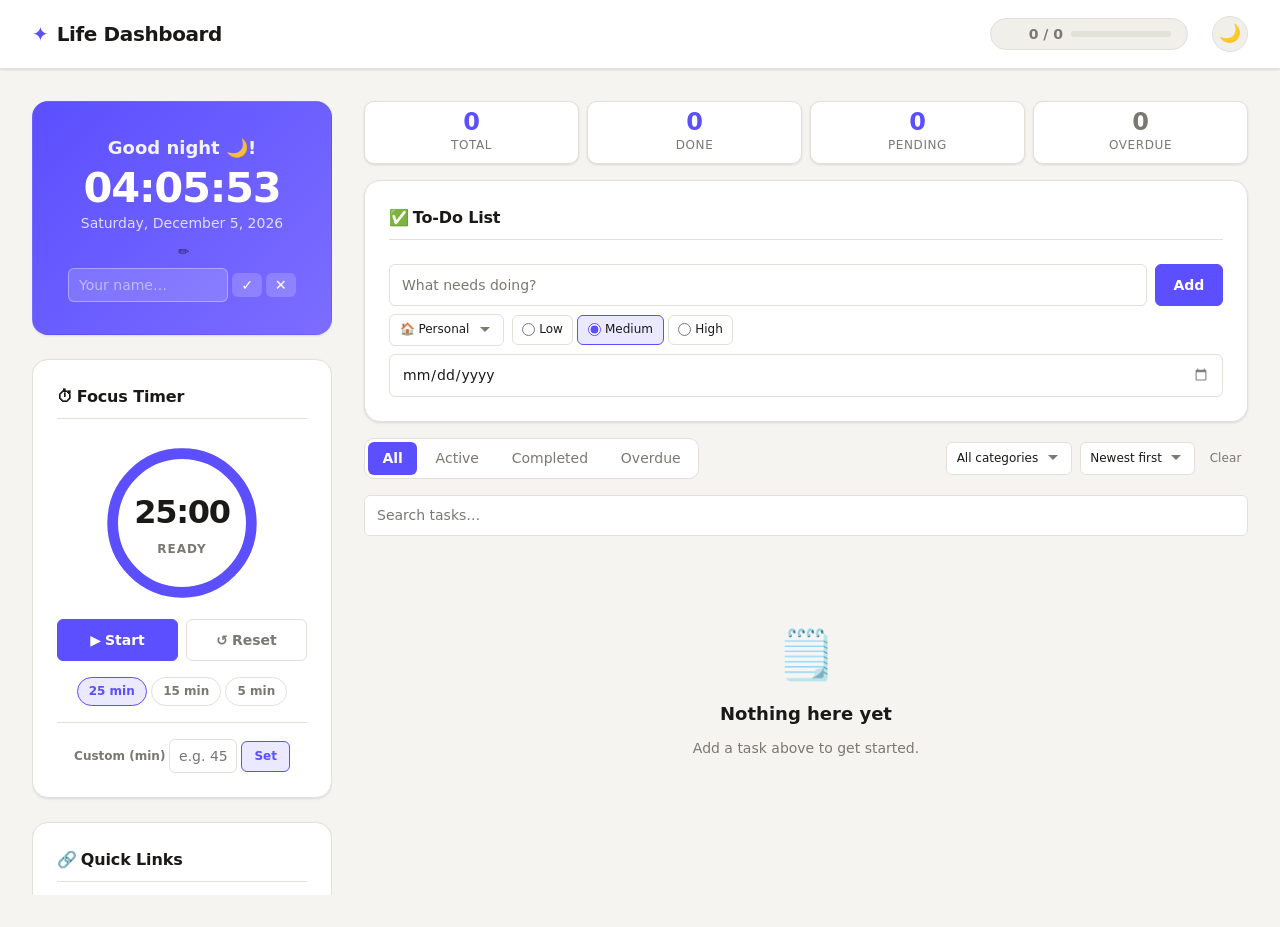
<file: .kiro/index.html>
<!DOCTYPE html>
<html lang="en">
  <head>
    <meta charset="UTF-8" />
    <meta name="viewport" content="width=device-width, initial-scale=1.0" />
    <title>Life Dashboard</title>
    <link rel="stylesheet" href="style.css" />
  </head>
  <body>

    <!-- ===== HEADER ===== -->
    <header class="site-header">
      <div class="header-inner">
        <div class="header-brand">
          <span class="brand-icon" aria-hidden="true">✦</span>
          <h1 class="brand-title">Life Dashboard</h1>
        </div>
        <div class="header-meta">
          <div class="progress-pill" title="To-do completion">
            <span id="progress-text" class="progress-label">0 / 0</span>
            <div class="progress-bar-track"
                 role="progressbar" aria-valuemin="0" aria-valuemax="100"
                 aria-valuenow="0" id="progress-bar-aria">
              <div class="progress-bar-fill" id="progress-bar-fill"></div>
            </div>
          </div>
          <!-- Dark / Light mode toggle -->
          <button id="theme-toggle" class="theme-toggle" aria-label="Toggle dark mode" title="Toggle dark mode">
            <span id="theme-icon">🌙</span>
          </button>
        </div>
      </div>
    </header>

    <!-- ===== MAIN ===== -->
    <main class="main-layout">

      <!-- ── LEFT COLUMN ── -->
      <aside class="sidebar" aria-label="Widgets">

        <!-- GREETING CARD -->
        <section class="card greeting-card" aria-labelledby="greeting-heading">
          <h2 id="greeting-heading" class="sr-only">Greeting</h2>
          <p id="greeting-text" class="greeting-text">Good morning!</p>
          <p id="clock-display" class="clock-display" aria-live="polite" aria-atomic="true">00:00:00</p>
          <p id="date-display" class="date-display" aria-live="polite"></p>
          <!-- Custom name -->
          <div class="name-row">
            <span id="name-display" class="name-display"></span>
            <button id="name-edit-btn" class="name-edit-btn" aria-label="Set your name" title="Set your name">✏️</button>
          </div>
          <form id="name-form" class="name-form" hidden novalidate>
            <input id="name-input" type="text" class="name-input"
                   placeholder="Your name…" maxlength="30" autocomplete="off"
                   aria-label="Enter your name" />
            <button type="submit" class="name-save-btn" aria-label="Save name">✓</button>
            <button type="button" id="name-cancel-btn" class="name-cancel-btn" aria-label="Cancel">✕</button>
          </form>
        </section>

        <!-- FOCUS TIMER CARD -->
        <section class="card timer-card" aria-labelledby="timer-heading">
          <h2 id="timer-heading" class="card-title">
            <span aria-hidden="true">⏱</span> Focus Timer
          </h2>

          <div class="timer-face" role="timer" aria-label="Focus timer">
            <svg class="timer-ring" viewBox="0 0 120 120" aria-hidden="true">
              <circle class="timer-ring-bg"  cx="60" cy="60" r="52"/>
              <circle class="timer-ring-fill" id="timer-ring-fill" cx="60" cy="60" r="52"/>
            </svg>
            <div class="timer-center">
              <span id="timer-display" class="timer-display">25:00</span>
              <span id="timer-label"   class="timer-label">focus</span>
            </div>
          </div>

          <div class="timer-controls" role="group" aria-label="Timer controls">
            <button class="btn btn-primary timer-btn" id="timer-start-btn">
              <span id="timer-btn-icon" aria-hidden="true">▶</span>
              <span id="timer-btn-text">Start</span>
            </button>
            <button class="btn btn-ghost timer-btn" id="timer-reset-btn" aria-label="Reset timer">
              <span aria-hidden="true">↺</span> Reset
            </button>
          </div>

          <div class="timer-presets" role="group" aria-label="Timer presets">
            <button class="preset-btn active" data-minutes="25">25 min</button>
            <button class="preset-btn" data-minutes="15">15 min</button>
            <button class="preset-btn" data-minutes="5">5 min</button>
          </div>

          <!-- Custom duration -->
          <form id="custom-timer-form" class="custom-timer-form" novalidate>
            <label for="custom-minutes" class="custom-timer-label">Custom (min)</label>
            <input id="custom-minutes" type="number" class="custom-timer-input"
                   min="1" max="180" placeholder="e.g. 45" aria-label="Custom timer minutes" />
            <button type="submit" class="custom-timer-btn" aria-label="Set custom time">Set</button>
          </form>
        </section>

        <!-- QUICK LINKS CARD -->
        <section class="card links-card" aria-labelledby="links-heading">
          <h2 id="links-heading" class="card-title">
            <span aria-hidden="true">🔗</span> Quick Links
          </h2>

          <!-- Add link form -->
          <form id="link-form" novalidate class="link-form">
            <div class="field-group">
              <label for="link-name" class="field-label">Label</label>
              <input id="link-name" type="text" class="field-input"
                     placeholder="e.g. GitHub" maxlength="40" autocomplete="off" />
            </div>
            <div class="field-group">
              <label for="link-url" class="field-label">URL</label>
              <input id="link-url" type="url" class="field-input"
                     placeholder="https://…" autocomplete="off" />
            </div>
            <button type="submit" class="btn btn-primary link-add-btn">
              <span aria-hidden="true">+</span> Add Link
            </button>
          </form>

          <!-- Link list -->
          <ul id="link-list" class="link-list" aria-label="Quick links" role="list">
            <!-- injected by JS -->
          </ul>

          <p id="links-empty" class="links-empty" hidden>
            No links yet — add one above.
          </p>
        </section>

      </aside>

      <!-- ── RIGHT COLUMN ── -->
      <section class="content" aria-labelledby="tasks-heading">

        <!-- Stats row -->
        <div class="stats-row" aria-label="Task statistics">
          <div class="stat-chip">
            <span class="stat-value" id="stat-total">0</span>
            <span class="stat-label">Total</span>
          </div>
          <div class="stat-chip">
            <span class="stat-value" id="stat-done">0</span>
            <span class="stat-label">Done</span>
          </div>
          <div class="stat-chip">
            <span class="stat-value" id="stat-pending">0</span>
            <span class="stat-label">Pending</span>
          </div>
          <div class="stat-chip overdue-chip">
            <span class="stat-value" id="stat-overdue">0</span>
            <span class="stat-label">Overdue</span>
          </div>
        </div>

        <!-- Add task form -->
        <section class="card" aria-labelledby="add-task-heading">
          <h id="add-task-heading" class="card-title">
            <span aria-hidden="true">✅</span> To-Do List
          </h>

          <form id="task-form" novalidate class="task-add-form">
            <div class="task-add-row">
              <input
                id="task-input"
                type="text"
                class="field-input"
                placeholder="What needs doing?"
                maxlength="120"
                autocomplete="off"
                aria-required="true"
                aria-label="New task description"
              />
              <button type="submit" class="btn btn-primary task-add-btn" id="add-btn">Add</button>
            </div>
            <div class="task-add-meta">
              <select id="task-category" class="field-select compact" aria-label="Category">
                <option value="personal">🏠 Personal</option>
                <option value="work">💼 Work</option>
                <option value="health">💪 Health</option>
                <option value="learning">📚 Learning</option>
                <option value="finance">💰 Finance</option>
                <option value="social">🤝 Social</option>
              </select>

              <div class="priority-group" role="radiogroup" aria-label="Priority">
                <label class="priority-radio">
                  <input type="radio" name="priority" value="low" /> Low
                </label>
                <label class="priority-radio">
                  <input type="radio" name="priority" value="medium" checked /> Medium
                </label>
                <label class="priority-radio">
                  <input type="radio" name="priority" value="high" /> High
                </label>
              </div>

              <input id="task-due" type="date" class="field-input compact-date"
                     aria-label="Due date (optional)" title="Due date (optional)" />
            </div>
          </form>
        </section>

        <!-- Toolbar -->
        <div class="content-toolbar">
          <h2 id="tasks-heading" class="sr-only">Task List</h2>
          <nav class="filter-tabs" aria-label="Filter tasks">
            <button class="tab active" data-filter="all">All</button>
            <button class="tab" data-filter="active">Active</button>
            <button class="tab" data-filter="completed">Completed</button>
            <button class="tab" data-filter="overdue">Overdue</button>
          </nav>
          <div class="toolbar-right">
            <select id="category-filter" class="field-select compact" aria-label="Filter by category">
              <option value="all">All categories</option>
              <option value="personal">🏠 Personal</option>
              <option value="work">💼 Work</option>
              <option value="health">💪 Health</option>
              <option value="learning">📚 Learning</option>
              <option value="finance">💰 Finance</option>
              <option value="social">🤝 Social</option>
            </select>
            <select id="sort-select" class="field-select compact" aria-label="Sort tasks">
              <option value="newest">Newest first</option>
              <option value="oldest">Oldest first</option>
              <option value="due">Due date</option>
              <option value="alpha">A → Z</option>
            </select>
            <button class="btn-clear-done" id="clear-completed-btn">Clear</button>
          </div>
        </div>

        <!-- Search -->
        <div class="search-wrap">
          <span class="search-icon" aria-hidden="true"></span>
          <input id="search-input" type="search" class="field-input search-input"
                 placeholder="Search tasks…" aria-label="Search tasks" />
        </div>

        <!-- Task list -->
        <ul id="task-list" class="task-list" aria-label="Tasks" role="list"></ul>

        <div id="empty-state" class="empty-state" hidden>
          <span class="empty-icon" aria-hidden="true">🗒️</span>
          <p class="empty-title">Nothing here yet</p>
          <p class="empty-sub">Add a task above to get started.</p>
        </div>

        <div id="no-results" class="empty-state" hidden>
          <span class="empty-icon" aria-hidden="true">🔎</span>
          <p class="empty-title">No matching tasks</p>
          <p class="empty-sub">Try a different search or filter.</p>
        </div>

      </section>
    </main>

    <!-- ===== EDIT MODAL ===== -->
    <div id="edit-modal" class="modal-overlay" hidden
         aria-modal="true" role="dialog" aria-labelledby="modal-title">
      <div class="modal-box">
        <header class="modal-header">
          <h2 id="modal-title" class="modal-title">Edit Task</h2>
          <button class="modal-close" id="modal-close-btn" aria-label="Close modal">✕</button>
        </header>
        <form id="edit-form" novalidate>
          <input type="hidden" id="edit-id" />
          <div class="field-group">
            <label for="edit-input" class="field-label">Task</label>
            <input id="edit-input" type="text" class="field-input" maxlength="120" />
          </div>
          <div class="field-group">
            <label for="edit-category" class="field-label">Category</label>
            <select id="edit-category" class="field-select">
              <option value="personal">🏠 Personal</option>
              <option value="work">💼 Work</option>
              <option value="health">💪 Health</option>
              <option value="learning">📚 Learning</option>
              <option value="finance">💰 Finance</option>
              <option value="social">🤝 Social</option>
            </select>
          </div>
          <div class="field-group">
            <label class="field-label">Priority</label>
            <div class="priority-group" role="radiogroup">
              <label class="priority-radio"><input type="radio" name="edit-priority" value="low" /> Low</label>
              <label class="priority-radio"><input type="radio" name="edit-priority" value="medium" /> Medium</label>
              <label class="priority-radio"><input type="radio" name="edit-priority" value="high" /> High</label>
            </div>
          </div>
          <div class="field-group">
            <label for="edit-due" class="field-label">Due date</label>
            <input id="edit-due" type="date" class="field-input" />
          </div>
          <div class="modal-actions">
            <button type="button" class="btn btn-ghost" id="modal-cancel-btn">Cancel</button>
            <button type="submit" class="btn btn-primary">Save changes</button>
          </div>
        </form>
      </div>
    </div>

    <!-- ===== TOAST ===== -->
    <div id="toast" class="toast" role="alert" aria-live="assertive" aria-atomic="true"></div>

    <script src="app.js"></script>
  </body>
</html>
</file>
<file: .kiro/style.css>
/* =============================================
   LIFE DASHBOARD — style.css
   ============================================= */

/* ---------- CSS Custom Properties ---------- */
:root {
  /* Palette */
  --clr-bg:          #f5f4f0;
  --clr-surface:     #ffffff;
  --clr-surface-2:   #f0efe9;
  --clr-border:      #e2e0d8;
  --clr-text:        #1a1917;
  --clr-text-muted:  #7a7870;
  --clr-accent:      #5b4fff;
  --clr-accent-soft: #ebe9ff;
  --clr-accent-dark: #4038d4;

  /* Priority colours */
  --clr-high:        #e53e3e;
  --clr-high-soft:   #fff5f5;
  --clr-medium:      #d97706;
  --clr-medium-soft: #fffbeb;
  --clr-low:         #38a169;
  --clr-low-soft:    #f0fff4;

  /* Category accent strip colours */
  --cat-personal:  #8b5cf6;
  --cat-work:      #3b82f6;
  --cat-health:    #10b981;
  --cat-learning:  #f59e0b;
  --cat-finance:   #06b6d4;
  --cat-social:    #ec4899;

  /* Spacing */
  --sp-xs:  0.25rem;
  --sp-sm:  0.5rem;
  --sp-md:  1rem;
  --sp-lg:  1.5rem;
  --sp-xl:  2rem;
  --sp-2xl: 3rem;

  /* Typography */
  --font-sans: "Inter", "Segoe UI", system-ui, -apple-system, sans-serif;
  --text-xs:   0.75rem;
  --text-sm:   0.875rem;
  --text-base: 1rem;
  --text-lg:   1.125rem;
  --text-xl:   1.25rem;
  --text-2xl:  1.5rem;

  /* Radii */
  --radius-sm:   6px;
  --radius-md:   10px;
  --radius-lg:   16px;
  --radius-full: 9999px;

  /* Shadows */
  --shadow-sm: 0 1px 3px rgba(0,0,0,.07), 0 1px 2px rgba(0,0,0,.05);
  --shadow-md: 0 4px 12px rgba(0,0,0,.08), 0 2px 4px rgba(0,0,0,.05);
  --shadow-lg: 0 12px 32px rgba(0,0,0,.12), 0 4px 8px rgba(0,0,0,.06);

  /* Transitions */
  --trans-fast: 140ms ease;
  --trans-base: 220ms ease;
}

/* ---------- Reset & Base ---------- */
*, *::before, *::after { box-sizing: border-box; margin: 0; padding: 0; }
html { font-size: 16px; scroll-behavior: smooth; }
body {
  font-family: var(--font-sans);
  font-size: var(--text-base);
  line-height: 1.6;
  color: var(--clr-text);
  background: var(--clr-bg);
  min-height: 100vh;
}
ul, ol  { list-style: none; }
a       { color: inherit; text-decoration: none; }
button, input, select, textarea { font: inherit; }
img, svg { display: block; }

.sr-only {
  position: absolute; width: 1px; height: 1px;
  padding: 0; margin: -1px; overflow: hidden;
  clip: rect(0,0,0,0); white-space: nowrap; border: 0;
}

/* ---------- HEADER ---------- */
.site-header {
  position: sticky; top: 0; z-index: 100;
  background: var(--clr-surface);
  border-bottom: 1px solid var(--clr-border);
  box-shadow: var(--shadow-sm);
}
.header-inner {
  max-width: 1280px; margin: 0 auto;
  padding: var(--sp-md) var(--sp-xl);
  display: flex; align-items: center;
  justify-content: space-between;
  gap: var(--sp-lg); flex-wrap: wrap;
}
.header-brand { display: flex; align-items: center; gap: var(--sp-sm); }
.brand-icon   { font-size: var(--text-xl); color: var(--clr-accent); line-height: 1; }
.brand-title  { font-size: var(--text-xl); font-weight: 700; letter-spacing: -0.02em; }
.header-meta  { display: flex; align-items: center; gap: var(--sp-lg); flex-wrap: wrap; }

.progress-pill {
  display: flex; align-items: center; gap: var(--sp-sm);
  background: var(--clr-surface-2);
  border: 1px solid var(--clr-border);
  border-radius: var(--radius-full);
  padding: var(--sp-xs) var(--sp-md);
}
.progress-label {
  font-size: var(--text-sm); font-weight: 600;
  color: var(--clr-text-muted); white-space: nowrap;
  min-width: 3.5rem; text-align: right;
}
.progress-bar-track {
  width: 100px; height: 6px;
  background: var(--clr-border);
  border-radius: var(--radius-full); overflow: hidden;
}
.progress-bar-fill {
  height: 100%; width: 0%;
  background: linear-gradient(90deg, var(--clr-accent), #7c6dff);
  border-radius: var(--radius-full);
  transition: width 0.4s ease;
}

/* ---------- MAIN LAYOUT ---------- */
.main-layout {
  max-width: 1280px; margin: 0 auto;
  padding: var(--sp-xl);
  display: grid;
  grid-template-columns: 300px 1fr;
  gap: var(--sp-xl);
  align-items: start;
}
@media (max-width: 900px) {
  .main-layout { grid-template-columns: 1fr; padding: var(--sp-md); }
}

/* ---------- CARD ---------- */
.card {
  background: var(--clr-surface);
  border: 1px solid var(--clr-border);
  border-radius: var(--radius-lg);
  padding: var(--sp-lg);
  box-shadow: var(--shadow-sm);
}
.card-title {
  font-size: var(--text-base); font-weight: 700;
  letter-spacing: -0.01em;
  margin-bottom: var(--sp-lg);
  padding-bottom: var(--sp-sm);
  border-bottom: 1px solid var(--clr-border);
  display: flex; align-items: center; gap: var(--sp-xs);
}

/* ---------- SIDEBAR ---------- */
.sidebar {
  display: flex; flex-direction: column; gap: var(--sp-lg);
  position: sticky;
  top: calc(58px + var(--sp-xl));
  max-height: calc(100vh - 58px - var(--sp-2xl));
  overflow-y: auto;
}
@media (max-width: 900px) { .sidebar { position: static; max-height: none; } }

/* ── GREETING CARD ── */
.greeting-card {
  background: linear-gradient(135deg, var(--clr-accent) 0%, #7c6dff 100%);
  border-color: transparent;
  color: #fff;
  text-align: center;
  padding: var(--sp-xl) var(--sp-lg);
}
.greeting-text {
  font-size: var(--text-lg);
  font-weight: 600;
  opacity: 0.92;
  margin-bottom: var(--sp-xs);
}
.clock-display {
  font-size: 2.6rem;
  font-weight: 800;
  letter-spacing: -0.03em;
  line-height: 1;
  font-variant-numeric: tabular-nums;
}
.date-display {
  font-size: var(--text-sm);
  opacity: 0.78;
  margin-top: var(--sp-xs);
}

/* ── FOCUS TIMER CARD ── */
.timer-card { text-align: center; }

.timer-face {
  position: relative;
  width: 160px; height: 160px;
  margin: 0 auto var(--sp-md);
}
.timer-ring {
  width: 100%; height: 100%;
  transform: rotate(-90deg);
}
.timer-ring-bg {
  fill: none;
  stroke: var(--clr-border);
  stroke-width: 8;
}
.timer-ring-fill {
  fill: none;
  stroke: var(--clr-accent);
  stroke-width: 8;
  stroke-linecap: round;
  /* circumference = 2π × 52 ≈ 326.7 */
  stroke-dasharray: 326.7;
  stroke-dashoffset: 0;
  transition: stroke-dashoffset 0.5s ease, stroke 0.4s ease;
}
.timer-ring-fill.warning { stroke: var(--clr-medium); }
.timer-ring-fill.urgent  { stroke: var(--clr-high); }

.timer-center {
  position: absolute;
  inset: 0;
  display: flex; flex-direction: column;
  align-items: center; justify-content: center;
  gap: 2px;
}
.timer-display {
  font-size: 2rem;
  font-weight: 800;
  letter-spacing: -0.04em;
  font-variant-numeric: tabular-nums;
  color: var(--clr-text);
}
.timer-label {
  font-size: var(--text-xs);
  font-weight: 600;
  text-transform: uppercase;
  letter-spacing: 0.08em;
  color: var(--clr-text-muted);
}

.timer-controls {
  display: flex; gap: var(--sp-sm);
  justify-content: center;
  margin-bottom: var(--sp-md);
}
.timer-btn { flex: 1; }
.timer-controls .btn-primary { margin-top: 0; }

.timer-presets {
  display: flex; gap: var(--sp-xs);
  justify-content: center;
}
.preset-btn {
  padding: 0.25rem 0.7rem;
  border-radius: var(--radius-full);
  border: 1.5px solid var(--clr-border);
  background: transparent;
  font-size: var(--text-xs);
  font-weight: 600;
  color: var(--clr-text-muted);
  cursor: pointer;
  transition: border-color var(--trans-fast), background var(--trans-fast), color var(--trans-fast);
}
.preset-btn:hover  { background: var(--clr-surface-2); color: var(--clr-text); }
.preset-btn.active { border-color: var(--clr-accent); background: var(--clr-accent-soft); color: var(--clr-accent); }

/* ── QUICK LINKS CARD ── */
.link-form .field-group { margin-bottom: var(--sp-sm); }
.link-add-btn { margin-top: var(--sp-xs); }

.link-list {
  display: flex; flex-direction: column;
  gap: var(--sp-xs);
  margin-top: var(--sp-md);
}
.link-item {
  display: flex; align-items: center;
  gap: var(--sp-sm);
  padding: 0.45rem 0.75rem;
  border: 1.5px solid var(--clr-border);
  border-radius: var(--radius-sm);
  background: var(--clr-surface-2);
  transition: border-color var(--trans-fast), box-shadow var(--trans-fast);
  animation: slideIn 0.18s ease forwards;
}
.link-item:hover { border-color: var(--clr-accent); box-shadow: var(--shadow-sm); }

.link-favicon {
  width: 16px; height: 16px;
  border-radius: 3px;
  flex-shrink: 0;
  object-fit: contain;
}
.link-anchor {
  flex: 1;
  min-width: 0;
  font-size: var(--text-sm);
  font-weight: 600;
  color: var(--clr-accent);
  white-space: nowrap;
  overflow: hidden;
  text-overflow: ellipsis;
}
.link-anchor:hover { text-decoration: underline; }

.link-delete-btn {
  flex-shrink: 0;
  background: transparent; border: none;
  font-size: 0.9rem;
  color: var(--clr-text-muted);
  cursor: pointer;
  padding: 2px 4px;
  border-radius: var(--radius-sm);
  line-height: 1;
  opacity: 0;
  transition: opacity var(--trans-fast), color var(--trans-fast), background var(--trans-fast);
}
.link-item:hover .link-delete-btn,
.link-item:focus-within .link-delete-btn { opacity: 1; }
.link-delete-btn:hover { background: var(--clr-high-soft); color: var(--clr-high); }

.links-empty {
  font-size: var(--text-sm); color: var(--clr-text-muted);
  text-align: center; margin-top: var(--sp-md);
}

/* ---------- CONTENT AREA ---------- */
.content { display: flex; flex-direction: column; gap: var(--sp-md); }

/* Stats row */
.stats-row {
  display: flex; gap: var(--sp-sm); flex-wrap: wrap;
}
.stat-chip {
  flex: 1; min-width: 70px;
  display: flex; flex-direction: column;
  align-items: center; justify-content: center;
  background: var(--clr-surface);
  border: 1px solid var(--clr-border);
  border-radius: var(--radius-md);
  padding: var(--sp-sm) var(--sp-xs);
  gap: 2px;
  box-shadow: var(--shadow-sm);
}
.stat-chip .stat-value {
  font-size: var(--text-2xl); font-weight: 800;
  color: var(--clr-accent); line-height: 1;
}
.stat-chip .stat-label {
  font-size: var(--text-xs); color: var(--clr-text-muted);
  font-weight: 500; text-transform: uppercase; letter-spacing: 0.05em;
}
.stat-chip.overdue-chip .stat-value { color: var(--clr-text-muted); }
.stat-chip.overdue-chip.has-overdue .stat-value { color: var(--clr-high); }

/* Task add form */
.task-add-form { display: flex; flex-direction: column; gap: var(--sp-sm); }
.task-add-row {
  display: flex; align-items: stretch; gap: var(--sp-sm); width: 100%;
}
.task-add-row .field-input {
  flex: 1;
  min-width: 0;
  width: auto;        /* override the 100% from .field-input */
}
.task-add-btn {
  flex-shrink: 0;
  width: auto !important;
  margin-top: 0 !important;
  padding: 0.55rem 1.4rem;
}
.task-add-meta {
  display: flex; align-items: center;
  gap: var(--sp-sm); flex-wrap: wrap;
}
.compact-date {
  width: auto;
  padding: 0.35rem 0.6rem;
  font-size: var(--text-xs);
  border: 1.5px solid var(--clr-border);
  border-radius: var(--radius-sm);
  outline: none;
  transition: border-color var(--trans-fast), box-shadow var(--trans-fast);
  background: var(--clr-surface);
  color: var(--clr-text);
}
.compact-date:focus {
  border-color: var(--clr-accent);
  box-shadow: 0 0 0 3px var(--clr-accent-soft);
}

/* Toolbar */
.content-toolbar {
  display: flex; align-items: center;
  justify-content: space-between;
  gap: var(--sp-md); flex-wrap: wrap;
}
.toolbar-right {
  display: flex; align-items: center;
  gap: var(--sp-sm); flex-wrap: wrap;
}

/* Filter tabs */
.filter-tabs {
  display: flex; gap: var(--sp-xs);
  background: var(--clr-surface);
  border: 1px solid var(--clr-border);
  border-radius: var(--radius-md);
  padding: 3px;
}
.tab {
  padding: 0.35rem 0.9rem;
  border-radius: var(--radius-sm);
  border: none; background: transparent;
  font-size: var(--text-sm); font-weight: 500;
  color: var(--clr-text-muted); cursor: pointer;
  transition: background var(--trans-fast), color var(--trans-fast);
}
.tab:hover  { background: var(--clr-surface-2); color: var(--clr-text); }
.tab.active { background: var(--clr-accent); color: #fff; font-weight: 600; }

/* Search */
.search-wrap { position: relative; }
.search-icon {
  position: absolute; left: 0.75rem; top: 50%;
  transform: translateY(-50%);
  font-size: var(--text-sm); pointer-events: none;
}
.search-input { padding-left: 2.25rem; }

/* ---------- FORM FIELDS (shared) ---------- */
.field-group {
  display: flex; flex-direction: column;
  gap: var(--sp-xs); margin-bottom: var(--sp-md);
}
.field-label { font-size: var(--text-sm); font-weight: 600; }
.optional     { font-weight: 400; color: var(--clr-text-muted); }

.field-input,
.field-select {
  width: 100%;
  padding: 0.5rem 0.75rem;
  border: 1.5px solid var(--clr-border);
  border-radius: var(--radius-sm);
  background: var(--clr-surface);
  color: var(--clr-text);
  font-size: var(--text-sm);
  transition: border-color var(--trans-fast), box-shadow var(--trans-fast);
  outline: none;
}
.field-input:focus,
.field-select:focus {
  border-color: var(--clr-accent);
  box-shadow: 0 0 0 3px var(--clr-accent-soft);
}
.field-input::placeholder { color: var(--clr-text-muted); }
.field-input[type="date"]::-webkit-calendar-picker-indicator { opacity: 0.5; cursor: pointer; }

.field-select {
  cursor: pointer; appearance: none;
  background-image: url("data:image/svg+xml,%3Csvg xmlns='http://www.w3.org/2000/svg' width='12' height='12' viewBox='0 0 12 12'%3E%3Cpath fill='%237a7870' d='M6 8L1 3h10z'/%3E%3C/svg%3E");
  background-repeat: no-repeat;
  background-position: right 0.75rem center;
  padding-right: 2rem;
}
.field-select.compact {
  font-size: var(--text-xs);
  padding: 0.35rem 2rem 0.35rem 0.6rem;
  width: auto;
}

/* Priority radio group */
.priority-group { display: flex; gap: var(--sp-xs); flex-wrap: wrap; }
.priority-radio {
  display: flex; align-items: center; gap: var(--sp-xs);
  font-size: var(--text-xs); cursor: pointer;
  padding: 0.3rem 0.6rem;
  border: 1.5px solid var(--clr-border);
  border-radius: var(--radius-sm);
  transition: border-color var(--trans-fast), background var(--trans-fast);
  user-select: none;
}
.priority-radio:has(input:checked) {
  border-color: var(--clr-accent);
  background: var(--clr-accent-soft);
}
.priority-radio input[type="radio"] { accent-color: var(--clr-accent); width: 13px; height: 13px; }

/* ---------- BUTTONS ---------- */
.btn {
  display: inline-flex; align-items: center; justify-content: center;
  gap: var(--sp-xs);
  padding: 0.55rem 1.1rem;
  border-radius: var(--radius-sm);
  font-size: var(--text-sm); font-weight: 600;
  cursor: pointer;
  border: 1.5px solid transparent;
  transition: background var(--trans-fast), box-shadow var(--trans-fast), transform var(--trans-fast);
  white-space: nowrap;
}
.btn:active { transform: scale(0.97); }

.btn-primary {
  background: var(--clr-accent); color: #fff;
  border-color: var(--clr-accent);
  width: 100%; margin-top: var(--sp-sm);
}
.btn-primary:hover { background: var(--clr-accent-dark); border-color: var(--clr-accent-dark); }

.btn-ghost {
  background: transparent;
  color: var(--clr-text-muted);
  border-color: var(--clr-border);
}
.btn-ghost:hover { background: var(--clr-surface-2); color: var(--clr-text); }

.btn-sm { padding: 0.35rem 0.75rem; font-size: var(--text-xs); }

.btn-clear-done {
  background: none;
  border: none;
  font-size: var(--text-xs);
  font-weight: 500;
  color: var(--clr-text-muted);
  cursor: pointer;
  padding: 0.25rem 0.4rem;
  border-radius: var(--radius-sm);
  letter-spacing: 0.01em;
  transition: color var(--trans-fast);
}
.btn-clear-done:hover { color: var(--clr-high); }

.btn-icon {
  background: transparent; border: none;
  padding: 0.3rem; border-radius: var(--radius-sm);
  color: var(--clr-text-muted); cursor: pointer;
  line-height: 1;
  transition: color var(--trans-fast), background var(--trans-fast);
}
.btn-icon:hover { background: var(--clr-surface-2); color: var(--clr-text); }
.btn-icon.danger:hover { background: var(--clr-high-soft); color: var(--clr-high); }

/* ---------- TASK LIST ---------- */
.task-list { display: flex; flex-direction: column; gap: var(--sp-sm); }

/* ---------- TASK ITEM ---------- */
.task-item {
  background: var(--clr-surface);
  border: 1.5px solid var(--clr-border);
  border-radius: var(--radius-md);
  padding: var(--sp-md) var(--sp-md) var(--sp-md) calc(var(--sp-md) + 4px);
  display: flex; align-items: flex-start;
  gap: var(--sp-md); position: relative;
  transition: box-shadow var(--trans-fast), border-color var(--trans-fast);
  animation: slideIn 0.2s ease forwards;
}
@keyframes slideIn {
  from { opacity: 0; transform: translateY(-6px); }
  to   { opacity: 1; transform: translateY(0); }
}
.task-item:hover { box-shadow: var(--shadow-md); border-color: #ccc8be; }

/* Priority left-border */
.task-item::before {
  content: ""; position: absolute;
  left: 0; top: 0; bottom: 0; width: 4px;
  border-radius: var(--radius-md) 0 0 var(--radius-md);
}
.task-item[data-priority="high"]::before   { background: var(--clr-high); }
.task-item[data-priority="medium"]::before { background: var(--clr-medium); }
.task-item[data-priority="low"]::before    { background: var(--clr-low); }

/* Completed */
.task-item.completed { opacity: 0.6; }
.task-item.completed .task-text { text-decoration: line-through; color: var(--clr-text-muted); }

/* Overdue */
.task-item.overdue:not(.completed) { border-color: #fca5a5; background: #fff9f9; }

.task-checkbox {
  flex-shrink: 0; width: 20px; height: 20px;
  margin-top: 2px; accent-color: var(--clr-accent); cursor: pointer;
}
.task-body { flex: 1; min-width: 0; }
.task-text {
  font-size: var(--text-base); font-weight: 500;
  word-break: break-word; line-height: 1.4;
}
.task-meta {
  display: flex; align-items: center;
  flex-wrap: wrap; gap: var(--sp-sm); margin-top: var(--sp-xs);
}

/* Badges */
.badge {
  display: inline-flex; align-items: center; gap: 3px;
  font-size: var(--text-xs); font-weight: 600;
  padding: 2px 8px; border-radius: var(--radius-full);
  border: 1px solid transparent;
}
.badge-personal { background: #f3e8ff; color: var(--cat-personal); border-color: #e9d5ff; }
.badge-work     { background: #dbeafe; color: var(--cat-work);     border-color: #bfdbfe; }
.badge-health   { background: #d1fae5; color: var(--cat-health);   border-color: #a7f3d0; }
.badge-learning { background: #fef3c7; color: var(--cat-learning); border-color: #fde68a; }
.badge-finance  { background: #cffafe; color: var(--cat-finance);  border-color: #a5f3fc; }
.badge-social   { background: #fce7f3; color: var(--cat-social);   border-color: #fbcfe8; }

.priority-badge {
  font-size: var(--text-xs); font-weight: 600;
  padding: 2px 7px; border-radius: var(--radius-full);
}
.priority-badge.high   { background: var(--clr-high-soft);   color: var(--clr-high); }
.priority-badge.medium { background: var(--clr-medium-soft); color: var(--clr-medium); }
.priority-badge.low    { background: var(--clr-low-soft);    color: var(--clr-low); }

.due-date {
  font-size: var(--text-xs); color: var(--clr-text-muted);
  display: flex; align-items: center; gap: 3px;
}
.due-date.overdue { color: var(--clr-high); font-weight: 600; }
.due-date.today   { color: var(--clr-medium); font-weight: 600; }

.created-date { font-size: var(--text-xs); color: var(--clr-text-muted); }

.task-actions {
  display: flex; gap: var(--sp-xs); flex-shrink: 0;
  opacity: 0; transition: opacity var(--trans-fast);
}
.task-item:hover .task-actions,
.task-item:focus-within .task-actions { opacity: 1; }

/* ---------- EMPTY / NO-RESULTS ---------- */
.empty-state[hidden] { display: none; }
.empty-state {
  display: flex; flex-direction: column;
  align-items: center; justify-content: center;
  padding: var(--sp-2xl) var(--sp-xl);
  text-align: center; gap: var(--sp-sm);
}
.empty-icon  { font-size: 3rem; }
.empty-title { font-size: var(--text-lg); font-weight: 700; }
.empty-sub   { font-size: var(--text-sm); color: var(--clr-text-muted); }

/* ---------- MODAL ---------- */
.modal-overlay {
  position: fixed; inset: 0;
  background: rgba(0,0,0,0.45);
  backdrop-filter: blur(3px);
  display: flex; align-items: center; justify-content: center;
  z-index: 200; padding: var(--sp-md);
  animation: fadeIn 0.15s ease;
}
.modal-overlay[hidden] { display: none; }

@keyframes fadeIn { from { opacity: 0; } to { opacity: 1; } }

.modal-box {
  background: var(--clr-surface);
  border-radius: var(--radius-lg);
  box-shadow: var(--shadow-lg);
  width: 100%; max-width: 480px;
  padding: var(--sp-xl);
  animation: scaleIn 0.18s ease;
}
@keyframes scaleIn {
  from { transform: scale(0.95); opacity: 0; }
  to   { transform: scale(1);    opacity: 1; }
}

.modal-header {
  display: flex; align-items: center;
  justify-content: space-between;
  margin-bottom: var(--sp-lg);
}
.modal-title { font-size: var(--text-xl); font-weight: 700; }
.modal-close {
  background: transparent; border: none;
  font-size: var(--text-lg); cursor: pointer;
  color: var(--clr-text-muted); padding: var(--sp-xs);
  border-radius: var(--radius-sm); line-height: 1;
  transition: color var(--trans-fast), background var(--trans-fast);
}
.modal-close:hover { background: var(--clr-surface-2); color: var(--clr-text); }

.modal-actions {
  display: flex; gap: var(--sp-sm); justify-content: flex-end;
  margin-top: var(--sp-lg); padding-top: var(--sp-md);
  border-top: 1px solid var(--clr-border);
}
.modal-actions .btn-primary { width: auto; margin-top: 0; }

/* ---------- TOAST ---------- */
.toast {
  position: fixed; bottom: var(--sp-xl); right: var(--sp-xl);
  background: var(--clr-text); color: #fff;
  font-size: var(--text-sm); font-weight: 500;
  padding: 0.65rem 1.2rem;
  border-radius: var(--radius-md);
  box-shadow: var(--shadow-lg);
  z-index: 300; pointer-events: none;
  opacity: 0; transform: translateY(12px);
  transition: opacity 0.25s ease, transform 0.25s ease;
  max-width: 320px;
}
.toast.show { opacity: 1; transform: translateY(0); }

/* ---------- SCROLLBAR ---------- */
::-webkit-scrollbar { width: 7px; }
::-webkit-scrollbar-track { background: transparent; }
::-webkit-scrollbar-thumb { background: var(--clr-border); border-radius: var(--radius-full); }
::-webkit-scrollbar-thumb:hover { background: #c9c7be; }

/* ---------- FOCUS VISIBLE ---------- */
:focus-visible { outline: 2px solid var(--clr-accent); outline-offset: 2px; }

/* ---------- RESPONSIVE ---------- */
@media (max-width: 600px) {
  .content-toolbar { flex-direction: column; align-items: stretch; }
  .toolbar-right   { justify-content: space-between; }
  .filter-tabs     { overflow-x: auto; }
  .progress-bar-track { width: 70px; }
  .task-add-meta   { flex-direction: column; align-items: flex-start; }
  .timer-face      { width: 140px; height: 140px; }
}

/* =============================================
   FEATURE ADDITIONS
   Dark Mode · Custom Name · Custom Timer
   ============================================= */

/* ---------- DARK MODE ---------- */
[data-theme="dark"] {
  --clr-bg:          #0f0f11;
  --clr-surface:     #1a1a1e;
  --clr-surface-2:   #242428;
  --clr-border:      #2e2e34;
  --clr-text:        #f0eff0;
  --clr-text-muted:  #8a8895;
  --clr-accent:      #7c6dff;
  --clr-accent-soft: #1e1a3a;
  --clr-accent-dark: #9585ff;

  --clr-high-soft:   #2d1515;
  --clr-medium-soft: #2a1f08;
  --clr-low-soft:    #0d2118;

  --shadow-sm: 0 1px 3px rgba(0,0,0,.35), 0 1px 2px rgba(0,0,0,.25);
  --shadow-md: 0 4px 12px rgba(0,0,0,.45), 0 2px 4px rgba(0,0,0,.3);
  --shadow-lg: 0 12px 32px rgba(0,0,0,.55), 0 4px 8px rgba(0,0,0,.4);
}

/* Dark-mode badge tints */
[data-theme="dark"] .badge-personal { background: #1e1030; border-color: #3b1f66; }
[data-theme="dark"] .badge-work     { background: #0e1e38; border-color: #1a3a6e; }
[data-theme="dark"] .badge-health   { background: #0c2218; border-color: #134d2e; }
[data-theme="dark"] .badge-learning { background: #261a06; border-color: #5a3d0a; }
[data-theme="dark"] .badge-finance  { background: #061e26; border-color: #0a4055; }
[data-theme="dark"] .badge-social   { background: #280f1e; border-color: #5c1a3a; }

/* Overdue row dark tint */
[data-theme="dark"] .task-item.overdue:not(.completed) {
  border-color: #6b2020;
  background: #1e0f0f;
}

/* ---------- THEME TOGGLE BUTTON ---------- */
.theme-toggle {
  display: flex; align-items: center; justify-content: center;
  width: 36px; height: 36px;
  border-radius: var(--radius-full);
  border: 1.5px solid var(--clr-border);
  background: var(--clr-surface-2);
  cursor: pointer;
  font-size: 1.1rem; line-height: 1;
  transition: background var(--trans-fast), border-color var(--trans-fast), transform var(--trans-fast);
}
.theme-toggle:hover  { background: var(--clr-accent-soft); border-color: var(--clr-accent); }
.theme-toggle:active { transform: scale(0.92); }

/* ---------- CUSTOM NAME IN GREETING ---------- */
.name-row {
  display: flex; align-items: center; justify-content: center;
  gap: var(--sp-xs);
  margin-top: var(--sp-sm);
}
.name-display {
  font-size: var(--text-sm);
  font-weight: 700;
  color: rgba(255,255,255,0.9);
  letter-spacing: 0.01em;
  min-height: 1.2em; /* keeps row stable when empty */
}
.name-edit-btn {
  background: transparent; border: none;
  font-size: 0.85rem; cursor: pointer;
  opacity: 0.6; line-height: 1;
  padding: 2px;
  border-radius: var(--radius-sm);
  transition: opacity var(--trans-fast), background var(--trans-fast);
}
.name-edit-btn:hover { opacity: 1; background: rgba(255,255,255,0.15); }

.name-form {
  display: flex; align-items: center;
  justify-content: center;
  gap: var(--sp-xs);
  margin-top: var(--sp-sm);
}
.name-input {
  flex: 1; max-width: 160px;
  padding: 0.3rem 0.6rem;
  border-radius: var(--radius-sm);
  border: 1.5px solid rgba(255,255,255,0.35);
  background: rgba(255,255,255,0.15);
  color: #fff;
  font-size: var(--text-sm);
  outline: none;
  transition: border-color var(--trans-fast);
}
.name-input::placeholder { color: rgba(255,255,255,0.5); }
.name-input:focus { border-color: rgba(255,255,255,0.75); }

.name-save-btn,
.name-cancel-btn {
  background: rgba(255,255,255,0.18); border: none;
  color: #fff; font-size: 0.9rem;
  padding: 0.3rem 0.55rem;
  border-radius: var(--radius-sm);
  cursor: pointer; line-height: 1;
  transition: background var(--trans-fast);
}
.name-save-btn:hover   { background: rgba(255,255,255,0.32); }
.name-cancel-btn:hover { background: rgba(220,50,50,0.45); }

/* ---------- CUSTOM TIMER INPUT ---------- */
.custom-timer-form {
  display: flex; align-items: center;
  justify-content: center;
  gap: var(--sp-xs);
  margin-top: var(--sp-md);
  padding-top: var(--sp-md);
  border-top: 1px solid var(--clr-border);
}
.custom-timer-label {
  font-size: var(--text-xs);
  font-weight: 600;
  color: var(--clr-text-muted);
  white-space: nowrap;
}
.custom-timer-input {
  width: 68px;
  padding: 0.3rem 0.5rem;
  border: 1.5px solid var(--clr-border);
  border-radius: var(--radius-sm);
  background: var(--clr-surface);
  color: var(--clr-text);
  font-size: var(--text-sm);
  text-align: center;
  outline: none;
  transition: border-color var(--trans-fast), box-shadow var(--trans-fast);
}
.custom-timer-input::-webkit-outer-spin-button,
.custom-timer-input::-webkit-inner-spin-button { -webkit-appearance: none; margin: 0; }
.custom-timer-input:focus {
  border-color: var(--clr-accent);
  box-shadow: 0 0 0 3px var(--clr-accent-soft);
}
.custom-timer-btn {
  padding: 0.3rem 0.75rem;
  border-radius: var(--radius-sm);
  border: 1.5px solid var(--clr-accent);
  background: var(--clr-accent-soft);
  color: var(--clr-accent);
  font-size: var(--text-xs);
  font-weight: 700;
  cursor: pointer;
  transition: background var(--trans-fast), color var(--trans-fast);
}
.custom-timer-btn:hover { background: var(--clr-accent); color: #fff; }
</file>
